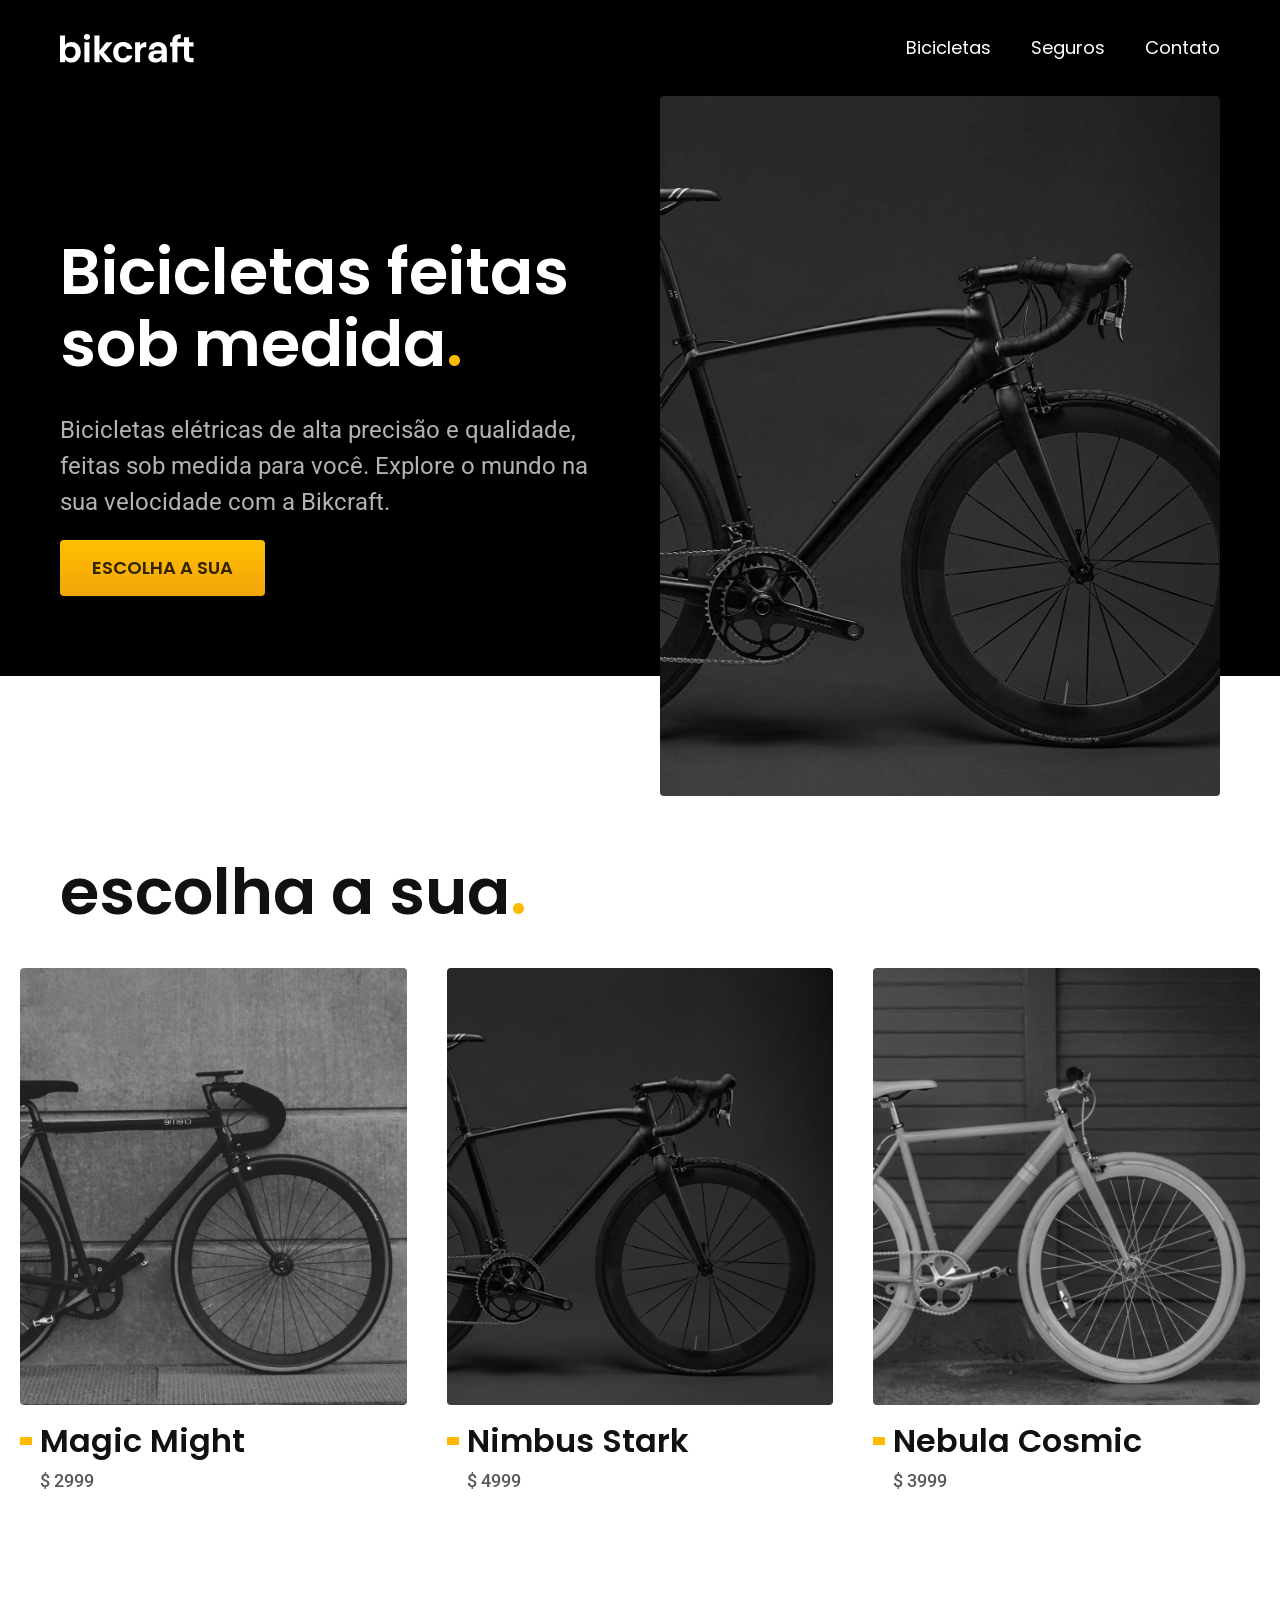
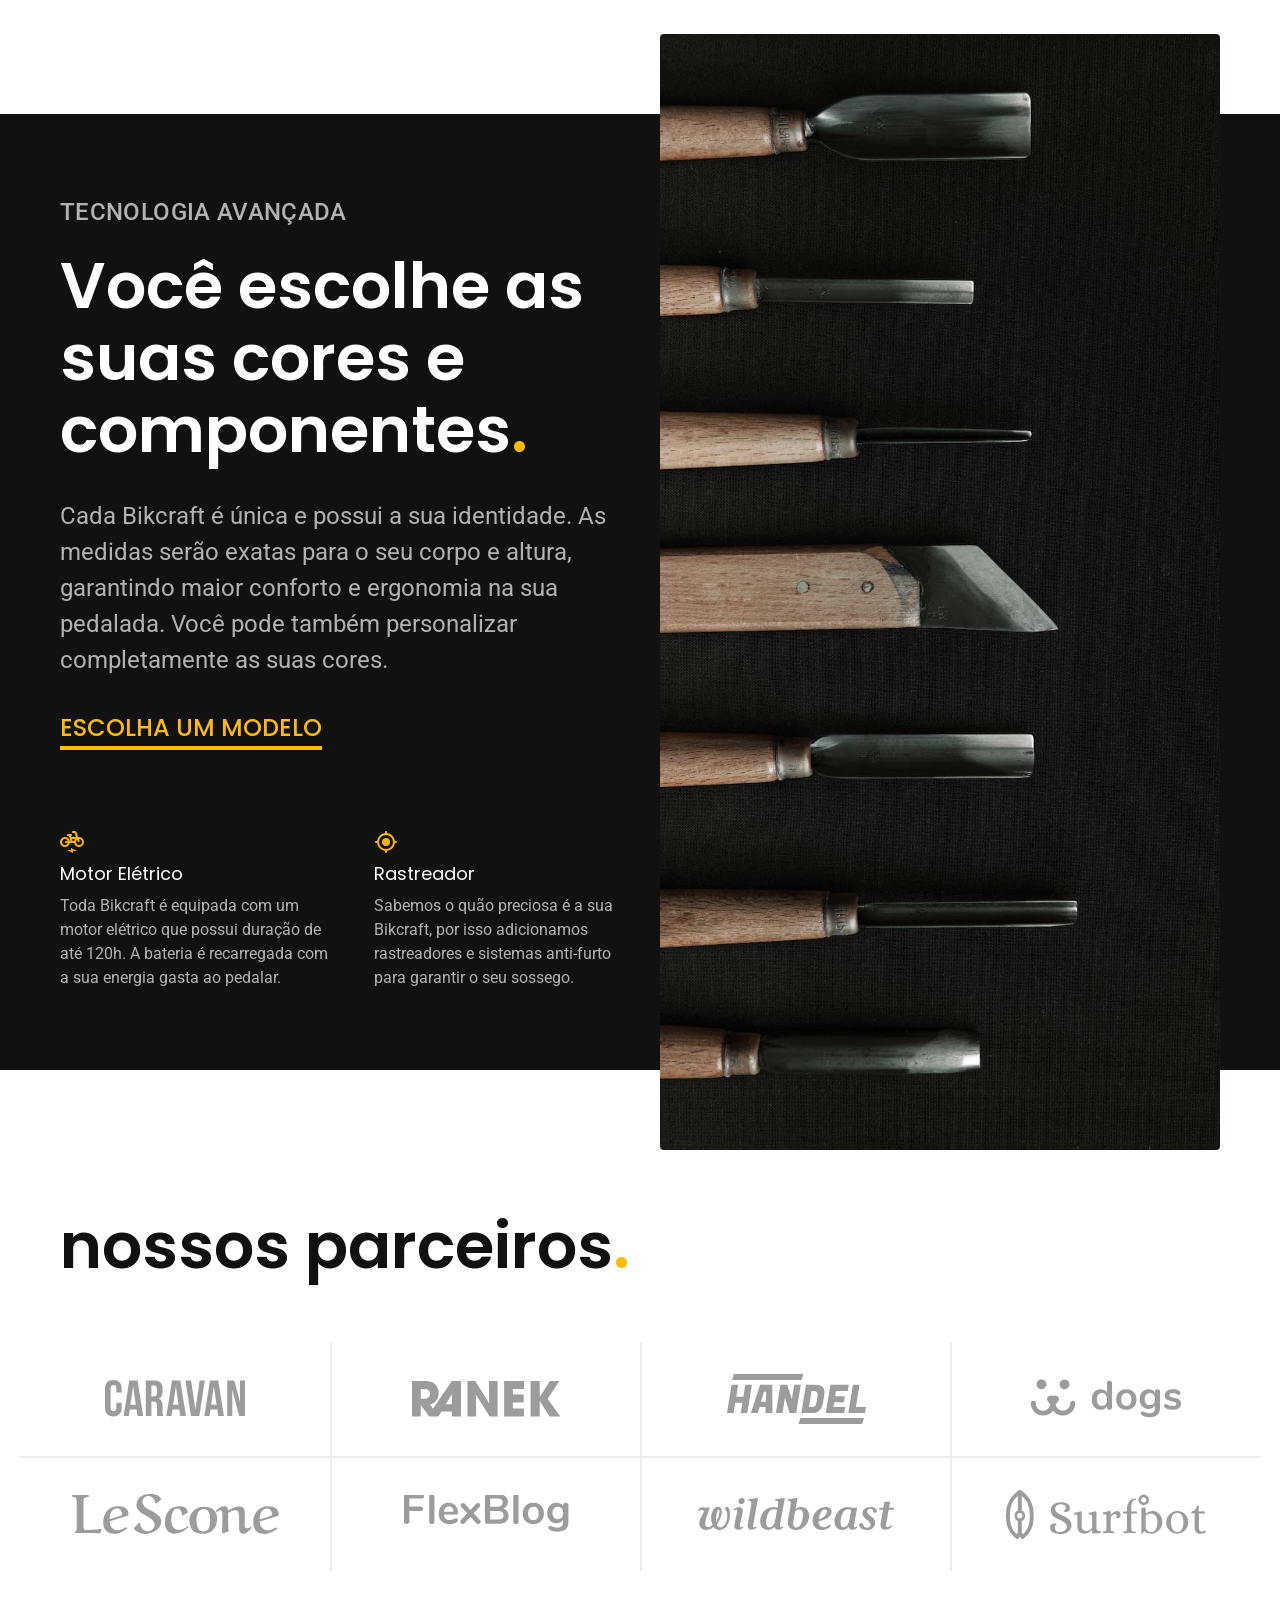
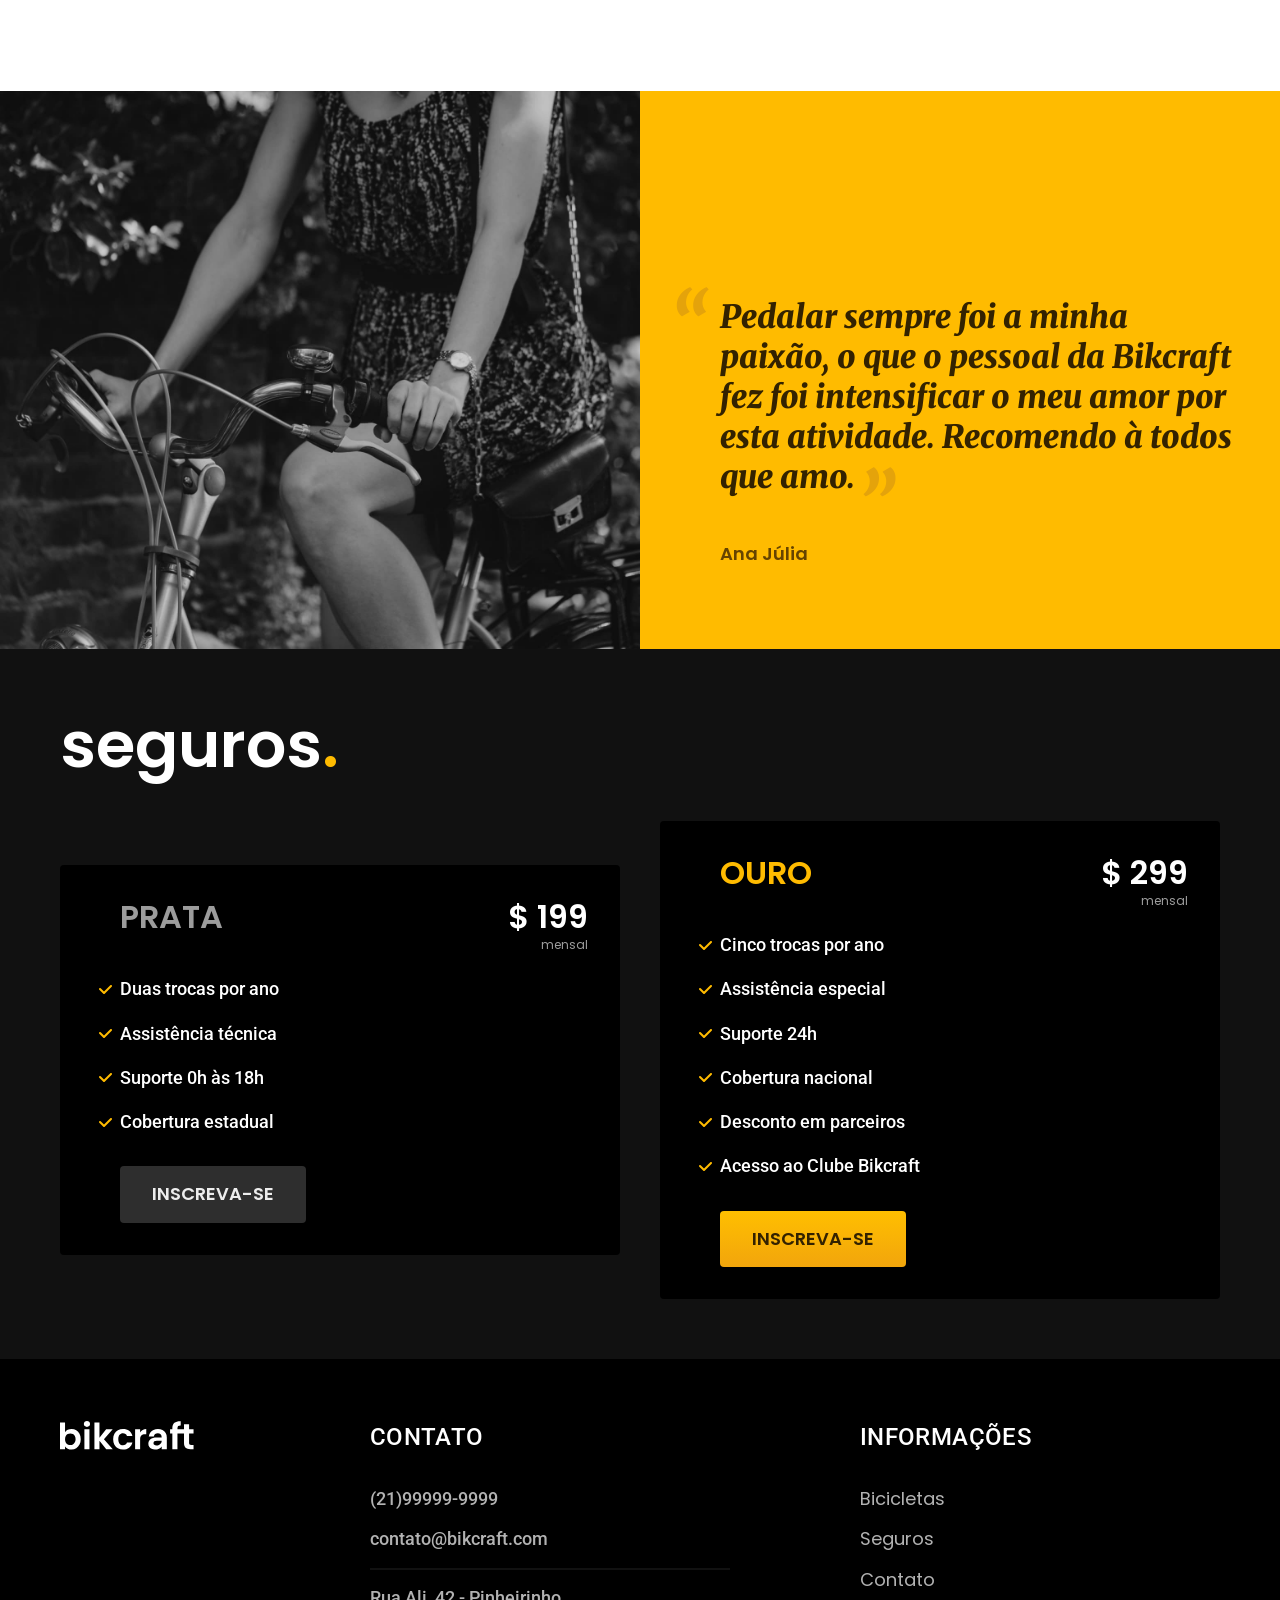
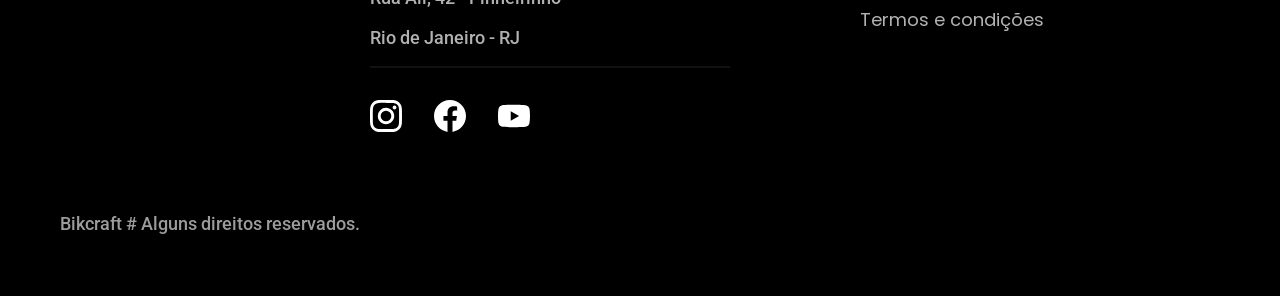
<file: index.html>
<!DOCTYPE html>
<html lang="pt-br">

<head>
  <meta charset="UTF-8">
  <meta name="viewport" content="width=device-width, initial-scale=1.0">
  <title>Bikcraft- Bicicletas Elétricas</title>
  <meta name="description" content="Bicicletas elétricas de alta precisão e qualidade, feitas sob medida para o cliente.">
  <link rel="stylesheet" href="css/style.css">
  <link rel="preconnect" href="https://fonts.googleapis.com">
  <link rel="preconnect" href="https://fonts.gstatic.com" crossorigin>
  <link href="https://fonts.googleapis.com/css2?family=Merriweather:ital,opsz,wght@0,18..144,300..900;1,18..144,300..900&family=Poppins:wght@400;700&family=Roboto:ital,wght@0,100..900;1,100..900&display=swap" rel="stylesheet">
</head>

<body>
  <header class="header-bg">
    <div class="header container">
      <a href="./index.html">
        <img src="img/bikcraft.svg" alt="Bikcraft">
      </a>
      <nav aria-lable="primaria">
        <ul class="header-menu cor-0 font-1-m">
          <li><a href="bicicletas.html">Bicicletas</a></li>
          <li><a href="seguros.html">Seguros</a></li>
          <li><a href="contato.html">Contato</a></li>
        </ul>
      </nav>
    </div>
  </header>
  <main class="introducao-bg">
    <div class="introducao container">
      <div class="introducao-conteudo">
        <h1 class="font-1-xxl cor-0">Bicicletas feitas sob medida<span class="cor-p1">.</span></h1>
        <p class="font-2-l cor-5">Bicicletas elétricas de alta precisão e qualidade, feitas sob medida para você. Explore o mundo na sua velocidade com a Bikcraft.</p>
        <a class="botao" href="bicicletas.html">Escolha a sua</a>
      </div>
      <div>
        <img src="img/fotos/introducao.jpg" alt="Bicicleta elétrica">
      </div>
    </div>
  </main>
  <article class="bicicletas-lista">
    <h2 class="font-1-xxl container">escolha a sua<span class="cor-p1">.</span></h2>
    <ul>
      <a href="bicicletas/magic.html">
        <li>
          <img src="img/bicicletas/magic-home.jpg" alt="Bicicleta preta">
          <h3 class="font-1-xl">Magic Might</h3>
          <span class="font-2-m cor-8">$ 2999</span>
        </li>
      </a>
      <a href="bicicletas/nimbus.html">
        <li>
          <img src="img/bicicletas/nimbus-home.jpg" alt="Bicicleta preta">
          <h3 class="font-1-xl">Nimbus Stark</h3>
          <span class="font-2-m cor-8">$ 4999</span>
        </li>
      </a>
      <a href="bicicletas/nebula.html">
        <li>
          <img src="img/bicicletas/nebula-home.jpg" alt="Bicicleta preta">
          <h3 class="font-1-xl">Nebula Cosmic</h3>
          <span class="font-2-m cor-8">$ 3999</span>
        </li>
      </a>
    </ul>
  </article>
  <article class="tecnologia-bg">
    <div class="tecnologia container">
      <div class="tecnologia-conteudo">
        <span class="font-2-l-b cor-5">Tecnologia avançada</span>
        <h2 class="font-1-xxl cor-0">Você escolhe as suas cores e componentes<span class="cor-p1">.</span></h2>
        <p class="font-2-l cor-5">Cada Bikcraft é única e possui a sua identidade. As medidas serão exatas para o seu corpo e altura, garantindo maior conforto e ergonomia na sua pedalada. Você pode também personalizar completamente as suas cores.</p>
        <a class="link" href="bicicletas.html">Escolha um modelo</a>
        <div class="tecnologia-vantagens">
          <div>
            <img src="img/icones/eletrica.svg" alt="">
            <h3 class="font-1-m cor-0">Motor Elétrico</h3>
            <p class="font-2-s cor-5">Toda Bikcraft é equipada com um motor elétrico que possui duração de até 120h. A bateria é recarregada com a sua energia gasta ao pedalar.</p>
          </div>
          <div>
            <img src="img/icones/rastreador.svg" alt="">
            <h3 class="font-1-m cor-0">Rastreador</h3>
            <p class="font-2-s cor-5">Sabemos o quão preciosa é a sua Bikcraft, por isso adicionamos rastreadores e sistemas anti-furto para garantir o seu sossego.</p>
          </div>
        </div>
      </div>
      <div class="tecnologia-imagem">
        <img src="img/fotos/tecnologia.jpg" alt="">
      </div>
    </div>
  </article>
  <section class="parceiros" aria-label="Nossos parceiros">
    <h2 class="font-1-xxl container">nossos parceiros<span class="cor-p1">.</span></h2>
    <ul>
      <li><img src="img/parceiros/caravan.svg" alt="caravan"></li>
      <li><img src="img/parceiros/ranek.svg" alt="ranek"></li>
      <li><img src="img/parceiros/handel.svg" alt="handel"></li>
      <li><img src="img/parceiros/dogs.svg" alt="dogs"></li>
      <li><img src="img/parceiros/lescone.svg" alt="lescone"></li>
      <li><img src="img/parceiros/flexblog.svg" alt="flexblog"></li>
      <li><img src="img/parceiros/wildbeast.svg" alt="wildbeast"></li>
      <li><img src="img/parceiros/surfbot.svg" alt="surfbot"></li>
    </ul>
  </section>
  <section class="depoimento" aria-label="Depoimento">
    <div>
      <img src="img/fotos/depoimento.jpg" alt="Pedalando bicicleta Bikcraft">
    </div>
    <div class="depoimento-conteudo">
      <blockquote class="font-1-xl cor-p5">
        <p>Pedalar sempre foi a minha paixão, o que o pessoal da Bikcraft fez foi intensificar o meu amor por esta atividade. Recomendo à todos que amo.</p>
        <span class="font-1-m-b cor-p4">Ana Júlia</span>
      </blockquote>
    </div>
  </section>
  <article class="seguros-bg">
    <div class="seguros container">
      <h2 class="font-1-xxl cor-0">seguros<span class="cor-p1">.</span></h2>
      <div class="seguros-item">
        <h3 class="font-1-xl cor-6">PRATA</h3>
        <span class="font-1-xl cor-0">$ 199 <span class="font-1-xs cor-6">mensal</span></span>
        <ul class="font-2-m cor-0">
          <li>Duas trocas por ano</li>
          <li>Assistência técnica</li>
          <li>Suporte 0h às 18h</li>
          <li>Cobertura estadual</li>
        </ul>
        <a class="botao secundario" href="orcamento.html">Inscreva-se</a>
      </div>
      <div class="seguros-item">
        <h3 class="font-1-xl cor-p1">OURO</h3>
        <span class="font-1-xl cor-0">$ 299 <span class="font-1-xs cor-6">mensal</span></span>
        <ul class="font-2-m cor-0">
          <li>Cinco trocas por ano</li>
          <li>Assistência especial</li>
          <li>Suporte 24h</li>
          <li>Cobertura nacional</li>
          <li>Desconto em parceiros</li>
          <li>Acesso ao Clube Bikcraft</li>
        </ul>
        <a class="botao" href="orcamento.html">Inscreva-se</a>
      </div>
    </div>
  </article>
  <footer class="footer-bg">
    <div class="footer container">
      <img src="img/bikcraft.svg" alt="Bikcraft">
      <div class="footer-contato">
        <h3 class="font-2-l-b cor-0">Contato</h3>
        <ul class="font-2-m cor-5">
          <li><a href="tel:+55219999999">(21)99999-9999</a></li>
          <li><a href="mailto:contato@bikcraft.com">contato@bikcraft.com</a></li>
          <li>Rua Ali, 42 - Pinheirinho</li>
          <li>Rio de Janeiro - RJ</li>
        </ul>
        <div class="footer-redes">
          <a href="./">
            <img src="img/redes/instagram.svg" alt="Instagram">
          </a>
          <a href="./">
            <img src="img/redes/facebook.svg" alt="Facebook">
          </a>
          <a href="./">
            <img src="img/redes/youtube.svg" alt="Youtube">
          </a>
        </div>
      </div>
      <div class="footer-informacoes">
        <h3 class="font-2-l-b cor-0">Informações</h3>
        <nav>
          <ul class="font-1-m cor-5">
            <li><a href="bicicletas.html">Bicicletas</a></li>
            <li><a href="seguros.html">Seguros</a></li>
            <li><a href="contato.html">Contato</a></li>
            <li><a href="termos.html">Termos e condições</a></li>
          </ul>
        </nav>
      </div>
      <p class="footer-copy font-2-m cor-6">Bikcraft # Alguns direitos reservados.</p>
    </div>
  </footer>
</body>

</html>
</file>
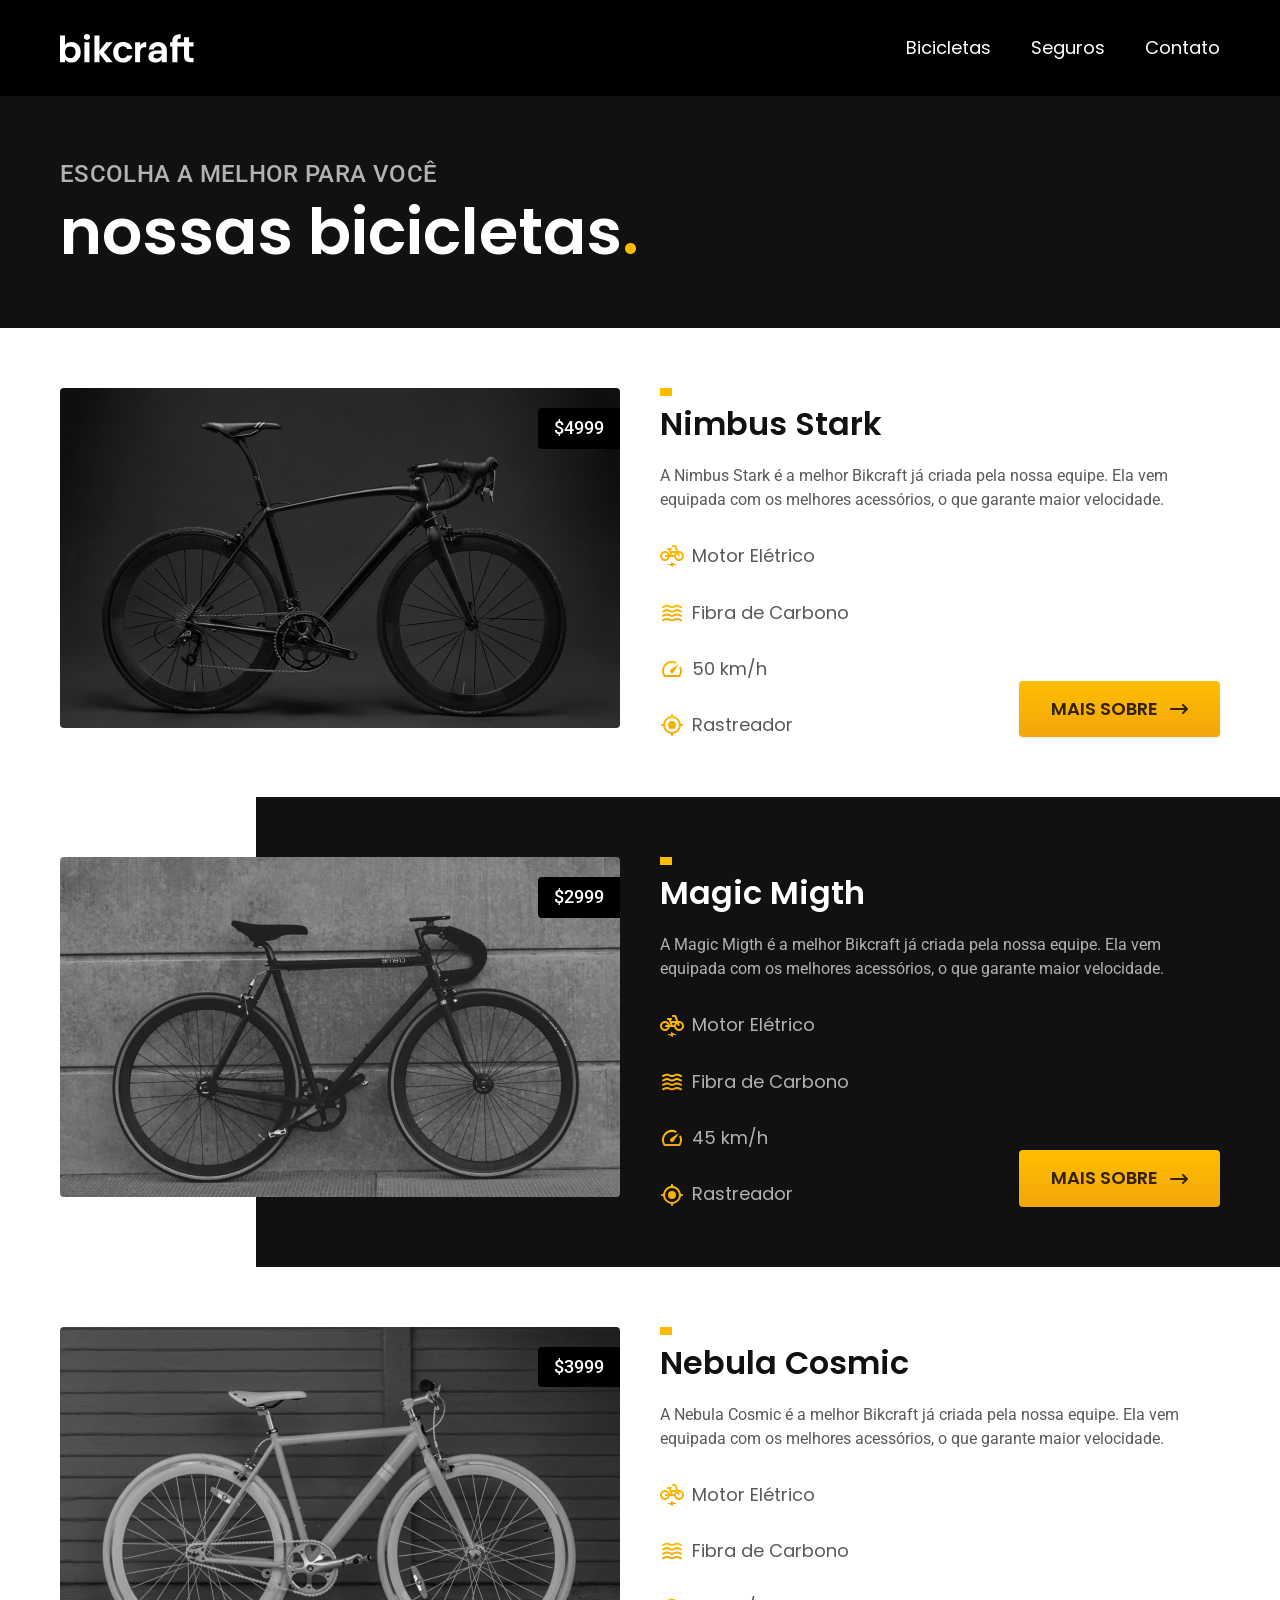
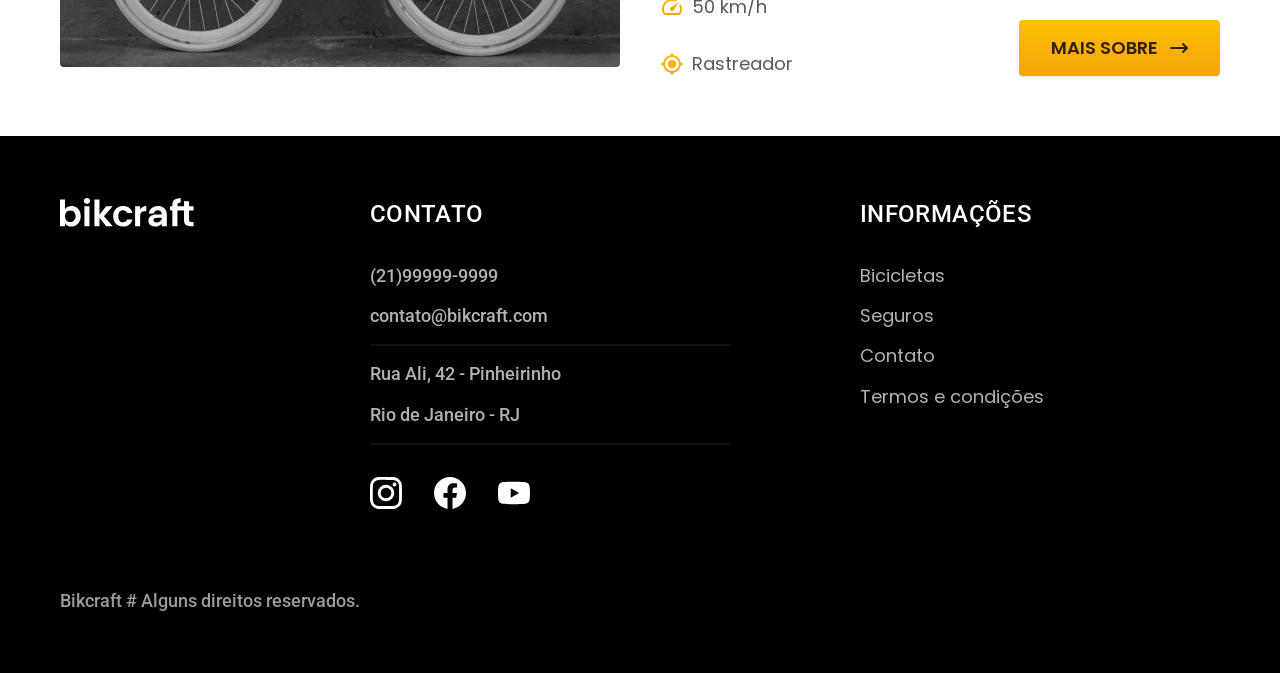
<file: bicicletas.html>
<!DOCTYPE html>
<html lang="pt-br">

<head>
  <meta charset="UTF-8">
  <meta name="viewport" content="width=device-width, initial-scale=1.0">
  <title>Bicicletas | Bikcraft</title>
  <meta name="description" content="Termos e condições - Bikcraft">
  <link rel="stylesheet" href="css/style.css">
  <link rel="preconnect" href="https://fonts.googleapis.com">
  <link rel="preconnect" href="https://fonts.gstatic.com" crossorigin>
  <link href="https://fonts.googleapis.com/css2?family=Merriweather:ital,opsz,wght@0,18..144,300..900;1,18..144,300..900&family=Poppins:wght@400;700&family=Roboto:ital,wght@0,100..900;1,100..900&display=swap" rel="stylesheet">
</head>

<body id="" bicicletas>
  <header class="header-bg">
    <div class="header container">
      <a href="./index.html">
        <img src="img/bikcraft.svg" alt="Bikcraft">
      </a>
      <nav aria-lable="primaria">
        <ul class="header-menu cor-0 font-1-m">
          <li><a href="bicicletas.html">Bicicletas</a></li>
          <li><a href="seguros.html">Seguros</a></li>
          <li><a href="contato.html">Contato</a></li>
        </ul>
      </nav>
    </div>
  </header>
  <main>
    <div class="titulo-bg">
      <div class="titulo container">
        <p class="font-2-l-b cor-5">Escolha a melhor para você</p>
        <h1 class="font-1-xxl cor-0">nossas bicicletas<span class="cor-p1">.</span></h1>
      </div>
    </div>

    <div class="bicicletas container">
      <div class="bicicletas-imagem">
        <img src="img/bicicletas/nimbus.jpg" alt="Bicicleta preta">
        <span class="font-2-m cor-0">$4999</span>
      </div>
      <div class="bicicletas-conteudo">
        <h2 class="font-1-xl">Nimbus Stark</h2>
        <p class="font-2-s cor-8">A Nimbus Stark é a melhor Bikcraft já criada pela nossa equipe. Ela vem equipada com os melhores acessórios, o que garante maior velocidade.</p>
        <ul class="font-1-m cor-8">
          <li><img src="img/icones/eletrica.svg" alt="">Motor Elétrico</li>
          <li><img src="img/icones/carbono.svg" alt="">Fibra de Carbono</li>
          <li><img src="img/icones/velocidade.svg" alt="">50 km/h</li>
          <li><img src="img/icones/rastreador.svg" alt="">Rastreador</li>
        </ul>
        <a class="botao seta" href="bicicletas/nimbus.html">Mais sobre</a>
      </div>
    </div>
    <div class="bicicletas-bg">
      <div class="bicicletas container">
        <div class="bicicletas-imagem">
          <img src="img/bicicletas/magic.jpg" alt="Bicicleta preta">
          <span class="font-2-m cor-0">$2999</span>
        </div>
        <div class="bicicletas-conteudo">
          <h2 class="font-1-xl cor-0">Magic Migth</h2>
          <p class="font-2-s cor-5">A Magic Migth é a melhor Bikcraft já criada pela nossa equipe. Ela vem equipada com os melhores acessórios, o que garante maior velocidade.</p>
          <ul class="font-1-m cor-5">
            <li><img src="img/icones/eletrica.svg" alt="">Motor Elétrico</li>
            <li><img src="img/icones/carbono.svg" alt="">Fibra de Carbono</li>
            <li><img src="img/icones/velocidade.svg" alt="">45 km/h</li>
            <li><img src="img/icones/rastreador.svg" alt="">Rastreador</li>
          </ul>
          <a class="botao seta" href="bicicletas/magic.html">Mais sobre</a>
        </div>
      </div>
    </div>
    <div class="bicicletas container">
      <div class="bicicletas-imagem">
        <img src="img/bicicletas/nebula.jpg" alt="Bicicleta preta">
        <span class="font-2-m cor-0">$3999</span>
      </div>
      <div class="bicicletas-conteudo">
        <h2 class="font-1-xl">Nebula Cosmic</h2>
        <p class="font-2-s cor-8">A Nebula Cosmic é a melhor Bikcraft já criada pela nossa equipe. Ela vem equipada com os melhores acessórios, o que garante maior velocidade.</p>
        <ul class="font-1-m cor-8">
          <li><img src="img/icones/eletrica.svg" alt="">Motor Elétrico</li>
          <li><img src="img/icones/carbono.svg" alt="">Fibra de Carbono</li>
          <li><img src="img/icones/velocidade.svg" alt="">50 km/h</li>
          <li><img src="img/icones/rastreador.svg" alt="">Rastreador</li>
        </ul>
        <a class="botao seta" href="bicicletas/nebula.html">Mais sobre</a>
      </div>
    </div>
  </main>

  <footer class="footer-bg">
    <div class="footer container">
      <img src="img/bikcraft.svg" alt="Bikcraft">
      <div class="footer-contato">
        <h3 class="font-2-l-b cor-0">Contato</h3>
        <ul class="font-2-m cor-5">
          <li><a href="tel:+55219999999">(21)99999-9999</a></li>
          <li><a href="mailto:contato@bikcraft.com">contato@bikcraft.com</a></li>
          <li>Rua Ali, 42 - Pinheirinho</li>
          <li>Rio de Janeiro - RJ</li>
        </ul>
        <div class="footer-redes">
          <a href="./">
            <img src="img/redes/instagram.svg" alt="Instagram">
          </a>
          <a href="./">
            <img src="img/redes/facebook.svg" alt="Facebook">
          </a>
          <a href="./">
            <img src="img/redes/youtube.svg" alt="Youtube">
          </a>
        </div>
      </div>
      <div class="footer-informacoes">
        <h3 class="font-2-l-b cor-0">Informações</h3>
        <nav>
          <ul class="font-1-m cor-5">
            <li><a href="bicicletas.html">Bicicletas</a></li>
            <li><a href="seguros.html">Seguros</a></li>
            <li><a href="contato.html">Contato</a></li>
            <li><a href="termos.html">Termos e condições</a></li>
          </ul>
        </nav>
      </div>
      <p class="footer-copy font-2-m cor-6">Bikcraft # Alguns direitos reservados.</p>
    </div>
  </footer>
</body>

</html>
</file>
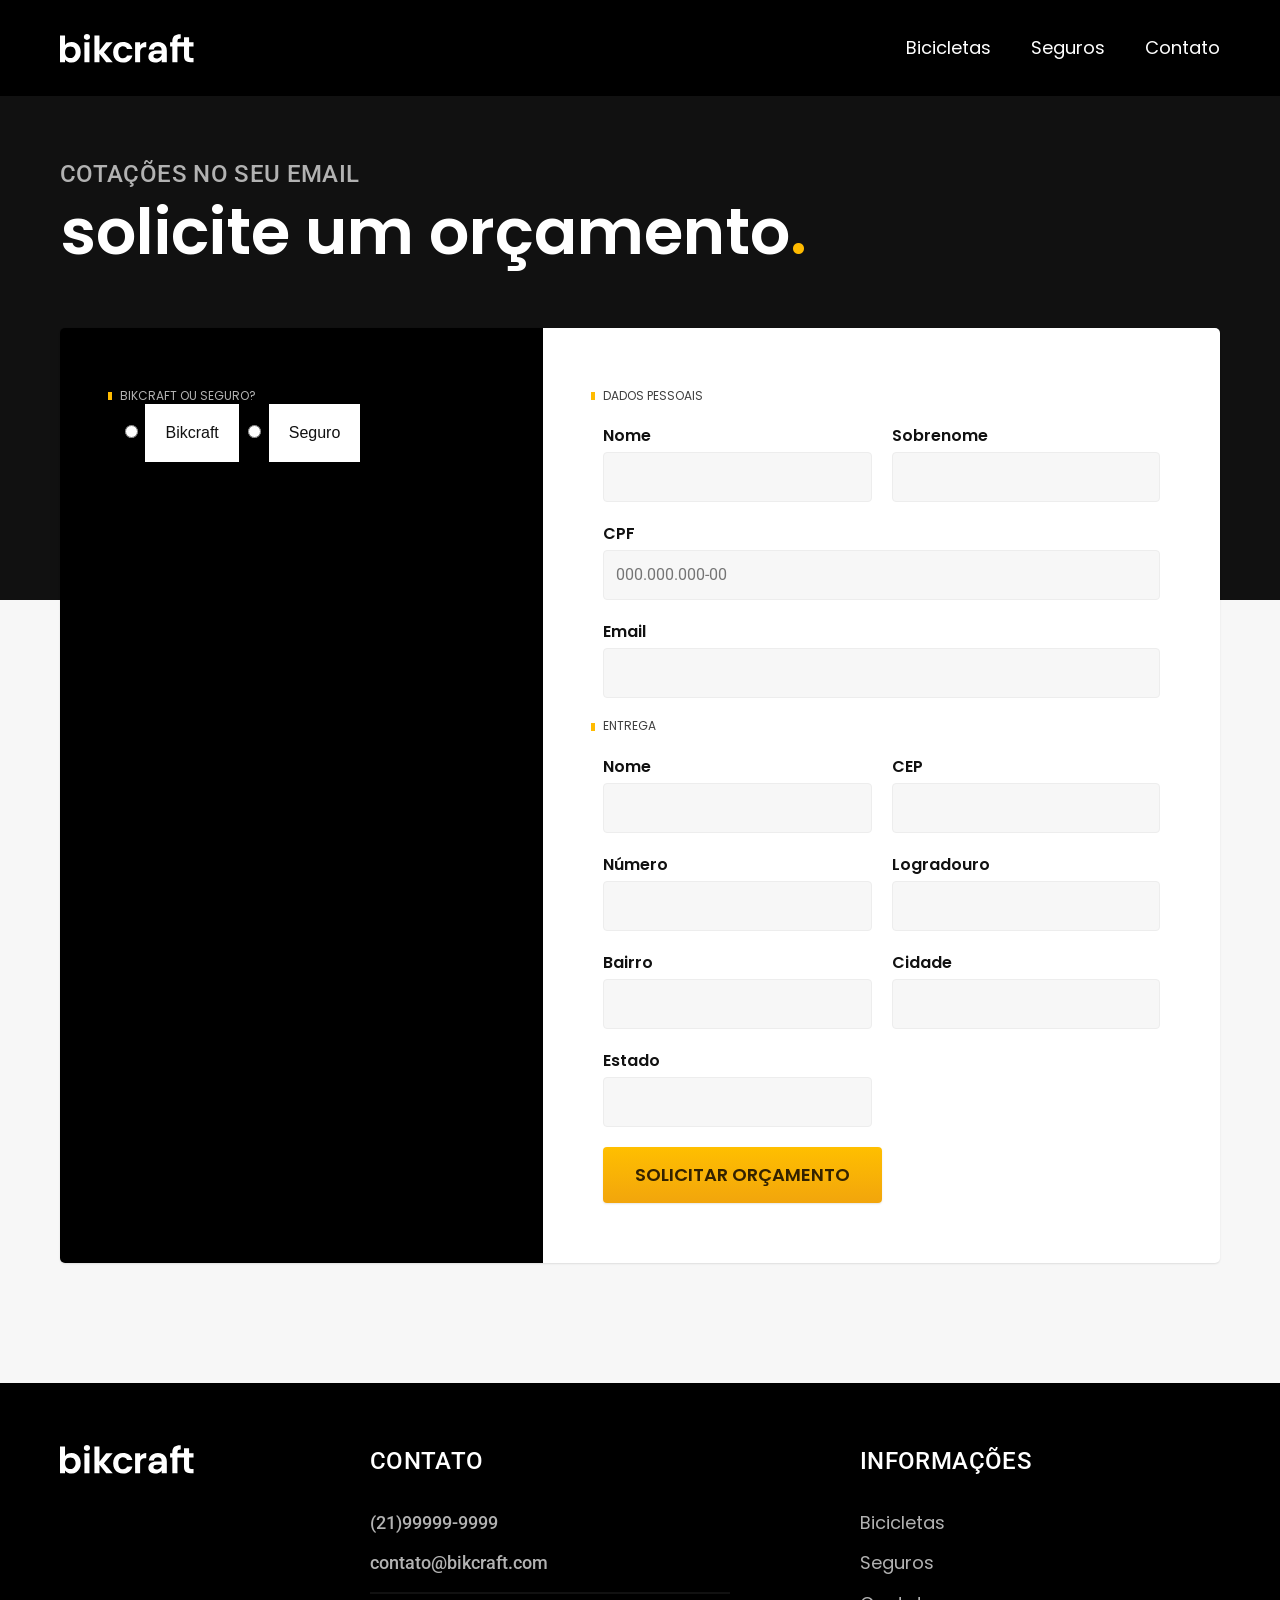
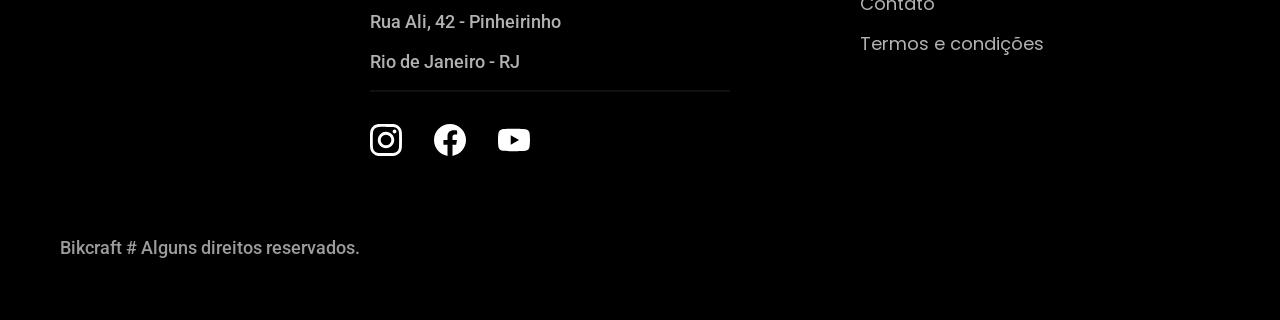
<file: orcamento.html>
<!DOCTYPE html>
<html lang="pt-br">

<head>
  <meta charset="UTF-8">
  <meta name="viewport" content="width=device-width, initial-scale=1.0">
  <title>Orçamento | Bikcraft</title>
  <meta name="description" content="Orçamento - Bikcraft">
  <link rel="stylesheet" href="css/style.css">
  <link rel="preconnect" href="https://fonts.googleapis.com">
  <link rel="preconnect" href="https://fonts.gstatic.com" crossorigin>
  <link href="https://fonts.googleapis.com/css2?family=Merriweather:ital,opsz,wght@0,18..144,300..900;1,18..144,300..900&family=Poppins:wght@400;700&family=Roboto:ital,wght@0,100..900;1,100..900&display=swap" rel="stylesheet">
</head>

<body id="orcamento">
  <header class="header-bg">
    <div class="header container">
      <a href="./index.html">
        <img src="img/bikcraft.svg" alt="Bikcraft">
      </a>
      <nav aria-lable="primaria">
        <ul class="header-menu cor-0 font-1-m">
          <li><a href="bicicletas.html">Bicicletas</a></li>
          <li><a href="seguros.html">Seguros</a></li>
          <li><a href="contato.html">Contato</a></li>
        </ul>
      </nav>
    </div>
  </header>
  <main>
    <div class="titulo-bg">
      <div class="titulo container">
        <p class="font-2-l-b cor-5">Cotações no seu email</p>
        <h1 class="font-1-xxl cor-0">solicite um orçamento<span class="cor-p1">.</span></h1>
      </div>
    </div>

    <form class="orcamento container" action="">
      <div class="orcamento-produto">
        <h2 class="font-1-xs cor-5">Bikcraft ou Seguro?</h2>

        <input type="radio" name="tipo" id="bikcraft" value="bikcraft">
        <label for="bikcraft">Bikcraft</label>
        <input type="radio" name="tipo" id="seguro" value="seguro">
        <label for="seguro">Seguro</label>

        <div class="orcamento-conteudo" id="orcamento-bikcraft">
          <h2 class="font-1-xs cor-5">Escolha a sua BIKCRAFT</h2>
          <p class="font-1-m cor-0">Esse é um conteúdo teste.</p>
        </div>

        <div class="orcamento-conteudo" id="orcamento-seguro">
          <h2 class="font-1-xs cor-5">Escolha o plano</h2>
          <p class="font-1-m cor-0">Esse é um conteúdo teste.</p>
        </div>

      </div>
      <div class="orcamento-dados form">
        <h2 class="font-1-xs cor-9 col-2">dados pessoais</h2>
        <div>
          <label for="nome">Nome</label>
          <input type="text" name="nome" id="nome">
        </div>
        <div>
          <label for="sobrenome">Sobrenome</label>
          <input type="text" name="sobrenome" id="sobrenome">
        </div>
        <div class="col-2">
          <label for="cpf">CPF</label>
          <input type="text" name="cpf" id="cpf" placeholder="000.000.000-00">
        </div>
        <div class="col-2">
          <label for="email">Email</label>
          <input type="text" name="email" id="email">
        </div>
        <h2 class="font-1-xs cor-9 col-2">entrega</h2>
        <div>
          <label for="nome">Nome</label>
          <input type="text" name="nome" id="nome">
        </div>
        <div>
          <label for="cep">CEP</label>
          <input type="text" name="cep" id="cep">
        </div>
        <div>
        <label for="numero">Número</label>
         <input type="text" name="numero" id="numero">
        </div>
        <div>
          <label for="logradouro">Logradouro</label>
          <input type="text" name="logradouro" id="logradouro">
        </div>
        <div>
          <label for="bairro">Bairro</label>
          <input type="text" name="bairro" id="bairro">
        </div>
        <div>
          <label for="cidade">Cidade</label>
          <input type="text" name="cidade" id="cidade">
        </div>
        <div>
          <label for="estado">Estado</label>
          <input type="text" name="estado" id="estado">
        </div>
        <button class="botao col-2">Solicitar orçamento</button>
      </div>
    </form>
  </main>


  <footer class="footer-bg">
    <div class="footer container">
      <img src="img/bikcraft.svg" alt="Bikcraft">
      <div class="footer-contato">
        <h3 class="font-2-l-b cor-0">Contato</h3>
        <ul class="font-2-m cor-5">
          <li><a href="tel:+55219999999">(21)99999-9999</a></li>
          <li><a href="mailto:contato@bikcraft.com">contato@bikcraft.com</a></li>
          <li>Rua Ali, 42 - Pinheirinho</li>
          <li>Rio de Janeiro - RJ</li>
        </ul>
        <div class="footer-redes">
          <a href="./">
            <img src="img/redes/instagram.svg" alt="Instagram">
          </a>
          <a href="./">
            <img src="img/redes/facebook.svg" alt="Facebook">
          </a>
          <a href="./">
            <img src="img/redes/youtube.svg" alt="Youtube">
          </a>
        </div>
      </div>
      <div class="footer-informacoes">
        <h3 class="font-2-l-b cor-0">Informações</h3>
        <nav>
          <ul class="font-1-m cor-5">
            <li><a href="bicicletas.html">Bicicletas</a></li>
            <li><a href="seguros.html">Seguros</a></li>
            <li><a href="contato.html">Contato</a></li>
            <li><a href="termos.html">Termos e condições</a></li>
          </ul>
        </nav>
      </div>
      <p class="footer-copy font-2-m cor-6">Bikcraft # Alguns direitos reservados.</p>
    </div>
  </footer>
</body>

</html>
</file>
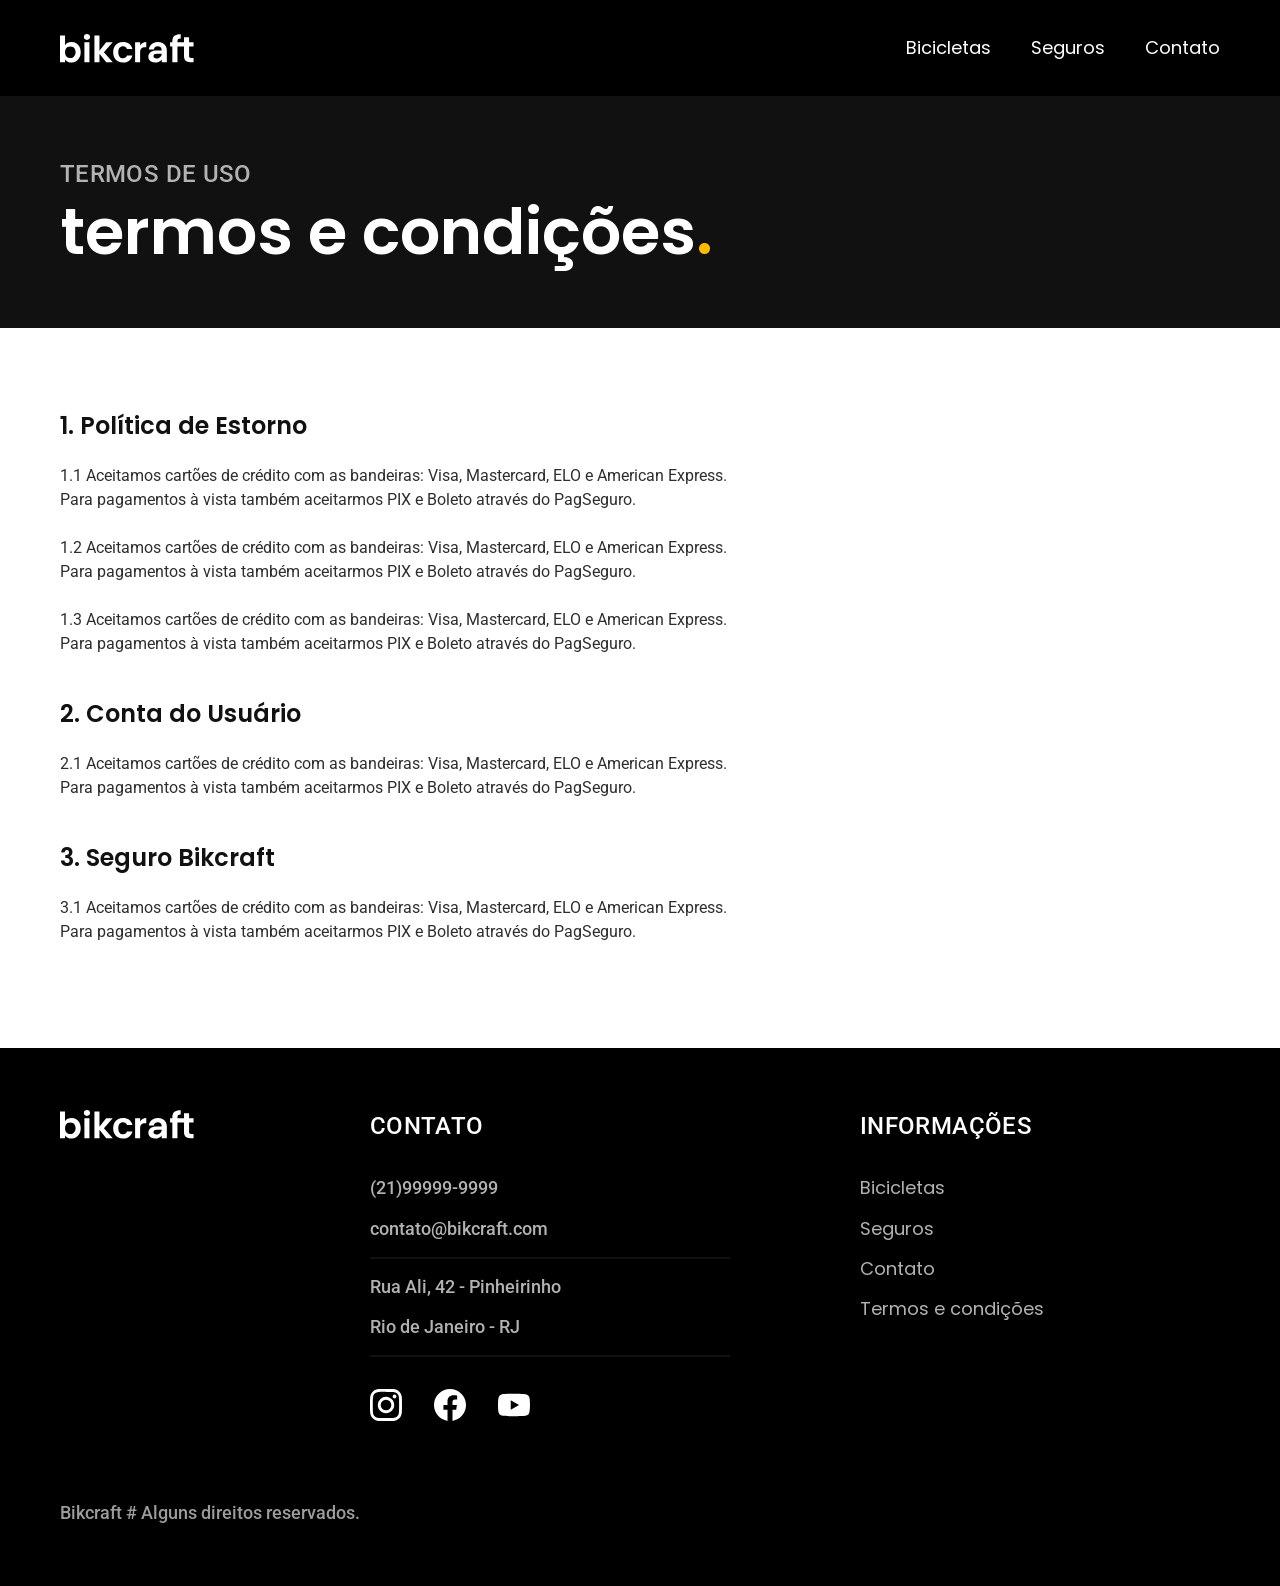
<file: termos.html>
<!DOCTYPE html>
<html lang="pt-br">

<head>
  <meta charset="UTF-8">
  <meta name="viewport" content="width=device-width, initial-scale=1.0">
  <title>Termos e condições | Bikcraft</title>
  <meta name="description" content="Termos e condições - Bikcraft">
  <link rel="stylesheet" href="css/style.css">
  <link rel="preconnect" href="https://fonts.googleapis.com">
  <link rel="preconnect" href="https://fonts.gstatic.com" crossorigin>
  <link href="https://fonts.googleapis.com/css2?family=Merriweather:ital,opsz,wght@0,18..144,300..900;1,18..144,300..900&family=Poppins:wght@400;700&family=Roboto:ital,wght@0,100..900;1,100..900&display=swap" rel="stylesheet">
</head>

<body id="termos">
  <header class="header-bg">
    <div class="header container">
      <a href="./index.html">
        <img src="img/bikcraft.svg" alt="Bikcraft">
      </a>
      <nav aria-lable="primaria">
        <ul class="header-menu cor-0 font-1-m">
          <li><a href="bicicletas.html">Bicicletas</a></li>
          <li><a href="seguros.html">Seguros</a></li>
          <li><a href="contato.html">Contato</a></li>
        </ul>
      </nav>
    </div>
  </header>
  <main>
    <div class="titulo-bg">
      <div class="titulo container">
        <p class="font-2-l-b cor-5">Termos de uso</p>
        <h1 class="font-1-xxl cor-0">termos e condições<span class="cor-p1">.</span></h1>
      </div>
    </div>
    <div class="termos container font-2-s cor-10">
      <h2 class="font-1-l cor-11">1. Política de Estorno</h2>
      <p>1.1 Aceitamos cartões de crédito com as bandeiras: Visa, Mastercard, ELO e American Express. Para pagamentos à vista também aceitarmos PIX e Boleto através do PagSeguro.</p>
      <p>1.2 Aceitamos cartões de crédito com as bandeiras: Visa, Mastercard, ELO e American Express. Para pagamentos à vista também aceitarmos PIX e Boleto através do PagSeguro.</p>
      <p>1.3 Aceitamos cartões de crédito com as bandeiras: Visa, Mastercard, ELO e American Express. Para pagamentos à vista também aceitarmos PIX e Boleto através do PagSeguro.</p>
      <h2 class="font-1-l cor-11">2. Conta do Usuário</h2>
      <p>2.1 Aceitamos cartões de crédito com as bandeiras: Visa, Mastercard, ELO e American Express. Para pagamentos à vista também aceitarmos PIX e Boleto através do PagSeguro.</p>
      <h2 class="font-1-l cor-11">3. Seguro Bikcraft</h2>
      <p>3.1 Aceitamos cartões de crédito com as bandeiras: Visa, Mastercard, ELO e American Express. Para pagamentos à vista também aceitarmos PIX e Boleto através do PagSeguro.</p>
    </div>
  </main>


  <footer class="footer-bg">
    <div class="footer container">
      <img src="img/bikcraft.svg" alt="Bikcraft">
      <div class="footer-contato">
        <h3 class="font-2-l-b cor-0">Contato</h3>
        <ul class="font-2-m cor-5">
          <li><a href="tel:+55219999999">(21)99999-9999</a></li>
          <li><a href="mailto:contato@bikcraft.com">contato@bikcraft.com</a></li>
          <li>Rua Ali, 42 - Pinheirinho</li>
          <li>Rio de Janeiro - RJ</li>
        </ul>
        <div class="footer-redes">
          <a href="./">
            <img src="img/redes/instagram.svg" alt="Instagram">
          </a>
          <a href="./">
            <img src="img/redes/facebook.svg" alt="Facebook">
          </a>
          <a href="./">
            <img src="img/redes/youtube.svg" alt="Youtube">
          </a>
        </div>
      </div>
      <div class="footer-informacoes">
        <h3 class="font-2-l-b cor-0">Informações</h3>
        <nav>
          <ul class="font-1-m cor-5">
            <li><a href="bicicletas.html">Bicicletas</a></li>
            <li><a href="seguros.html">Seguros</a></li>
            <li><a href="contato.html">Contato</a></li>
            <li><a href="termos.html">Termos e condições</a></li>
          </ul>
        </nav>
      </div>
      <p class="footer-copy font-2-m cor-6">Bikcraft # Alguns direitos reservados.</p>
    </div>
  </footer>
</body>

</html>
</file>
<file: css/style.css>
@import './global/global.css';
@import './global/header.css';
@import './global/footer.css';

@import './home/introducao.css';
@import './home/tecnologia.css';
@import './home/parceiros.css';
@import './home/depoimento.css';

@import './utils/components.css';
@import './utils/tipografia.css';
@import './utils/cores.css';
@import './utils/formulario.css';

@import './bicicletas/bicicletas-lista.css';
@import './bicicletas/bicicletas.css';

@import './seguros/seguros.css';
@import './seguros/vantagens.css';
@import './seguros/perguntas.css';

@import './termos/termos.css';

@import './bicicleta/bicicleta.css';
@import './bicicleta/seguro.css';

@import './contato/contato.css';
@import './contato/lojas.css';

@import './orcamento/orcamento.css';
</file>
